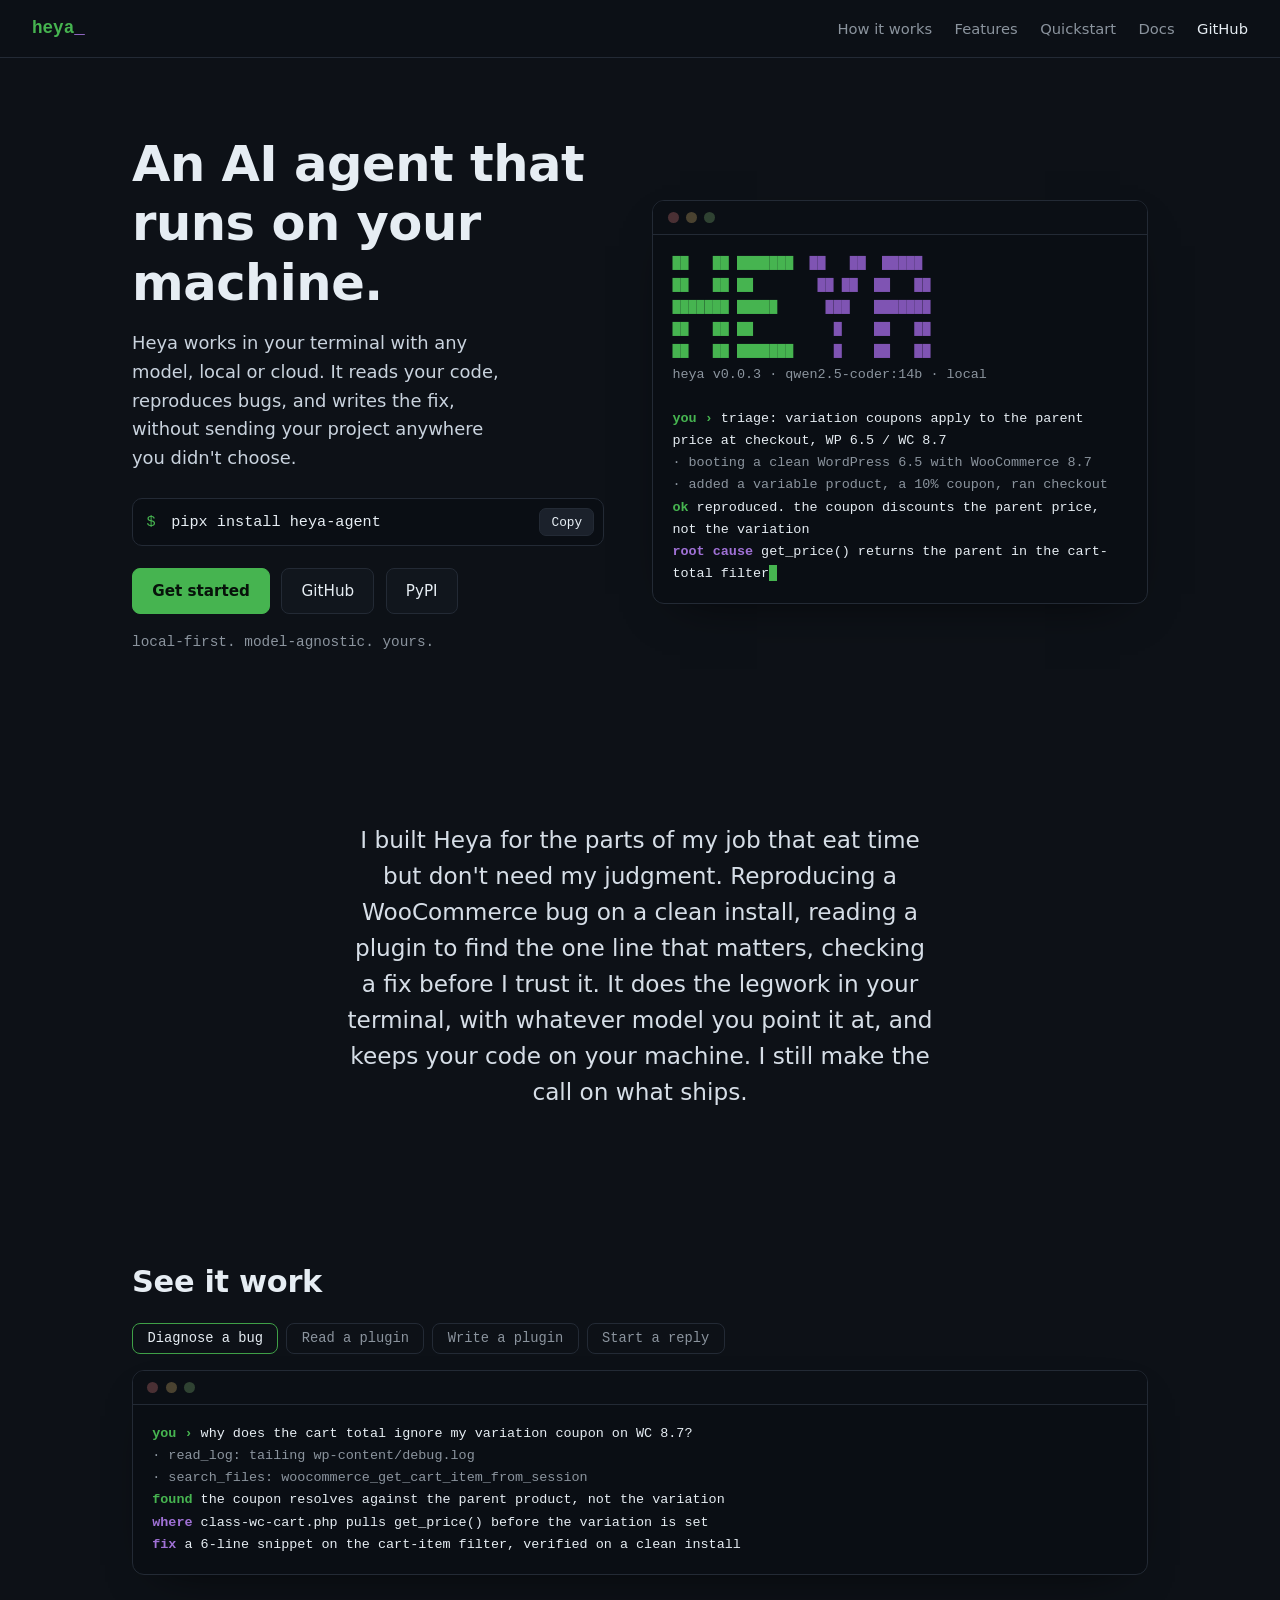
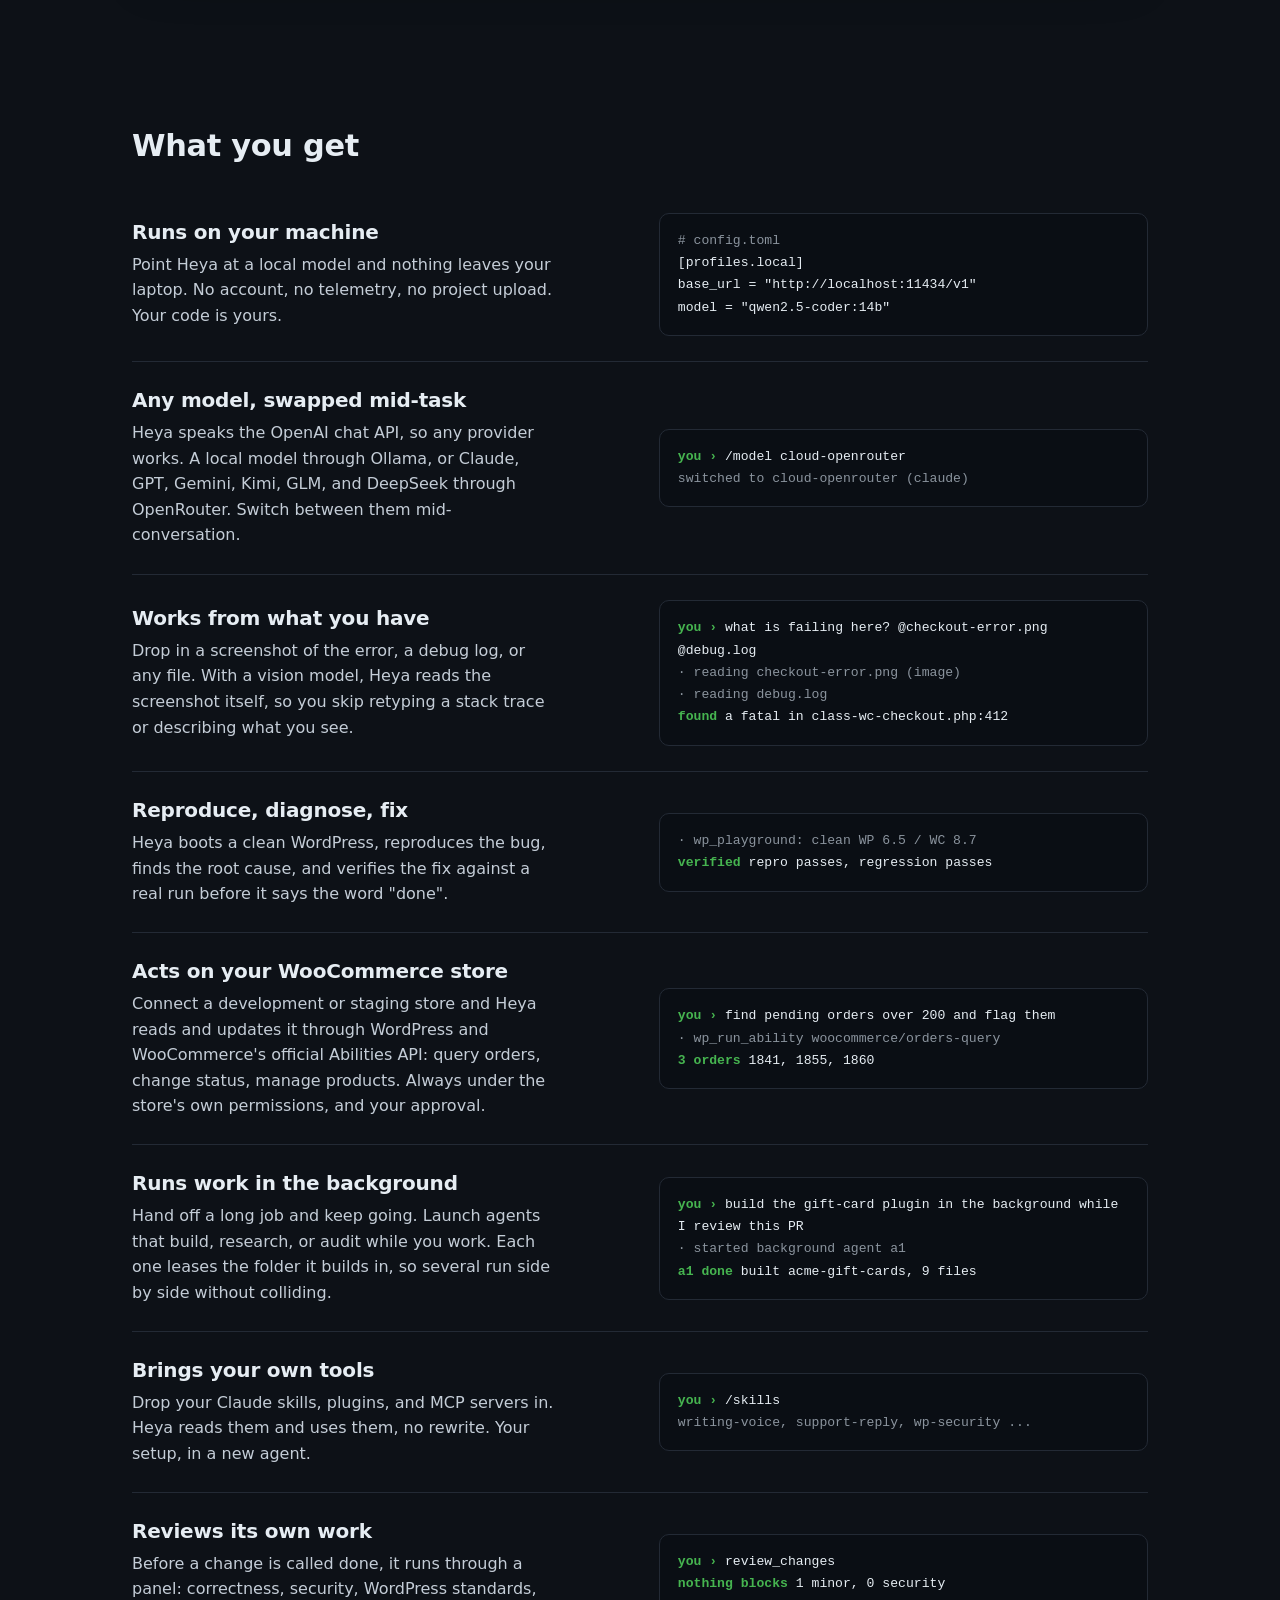
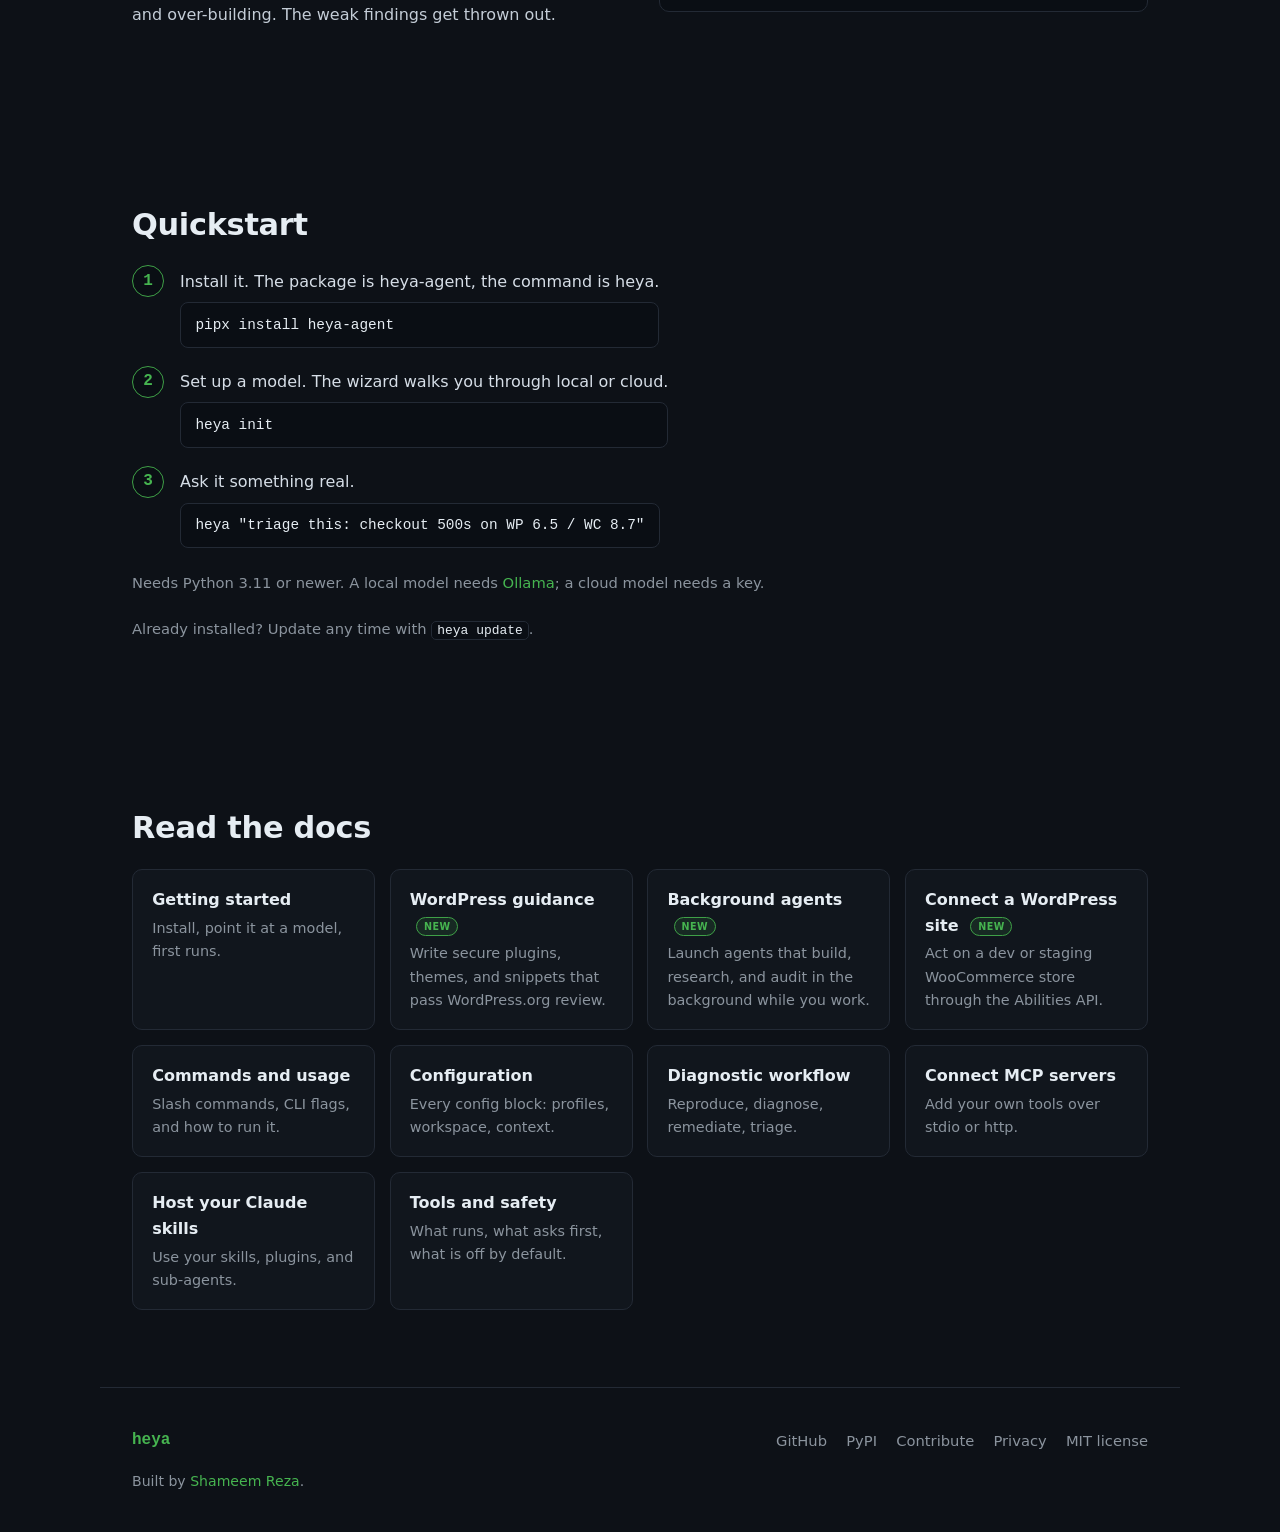
<file: site/index.html>
<!doctype html>
<html lang="en">
<head>
  <meta charset="utf-8">
  <meta name="viewport" content="width=device-width, initial-scale=1">
  <title>Heya: a local-first AI agent for your terminal</title>
  <meta name="description" content="Heya is a local-first, model-agnostic AI agent for your terminal. It reads your code, reproduces bugs, and writes the fix, with any model, on your machine.">
  <link rel="icon" href="assets/favicon.svg" type="image/svg+xml">
  <meta property="og:title" content="Heya: a local-first AI agent for your terminal">
  <meta property="og:description" content="Reads your code, reproduces bugs, and writes the fix. Any model, on your machine.">
  <meta property="og:type" content="website">
  <meta property="og:url" content="https://shameemreza.github.io/heya/">
  <meta property="og:image" content="assets/og.svg">
  <meta name="twitter:card" content="summary_large_image">
  <link rel="stylesheet" href="styles.css">
</head>
<body>
  <header class="topbar">
    <a class="brand" href="#top" aria-label="Heya home">
      <span class="brand-he">heya</span><span class="brand-cursor" aria-hidden="true">_</span>
    </a>
    <nav class="nav" aria-label="Primary">
      <a href="#how">How it works</a>
      <a href="#features">Features</a>
      <a href="#start">Quickstart</a>
      <a href="#docs">Docs</a>
      <a class="nav-ext" href="https://github.com/shameemreza/heya">GitHub</a>
    </nav>
  </header>

  <main id="top">
    <section class="hero">
      <div class="hero-grid">
        <div class="hero-copy">
          <h1>An AI agent that runs on your machine.</h1>
          <p class="lede">
            Heya works in your terminal with any model, local or cloud. It reads
            your code, reproduces bugs, and writes the fix, without sending your
            project anywhere you didn't choose.
          </p>
          <div class="install" data-copy="pipx install heya-agent">
            <code><span class="prompt-sign">$</span> pipx install heya-agent</code>
            <button class="copy-btn" type="button" aria-label="Copy install command">Copy</button>
          </div>
          <div class="cta-row">
            <a class="btn btn-primary" href="#start">Get started</a>
            <a class="btn" href="https://github.com/shameemreza/heya">GitHub</a>
            <a class="btn" href="https://pypi.org/project/heya-agent/">PyPI</a>
          </div>
          <p class="tagline">local-first. model-agnostic. yours.</p>
        </div>

        <div class="terminal" id="hero-term" role="img"
             aria-label="A terminal showing Heya reproduce a WooCommerce checkout bug and find its root cause.">
          <div class="term-bar"><span></span><span></span><span></span></div>
          <pre class="term-body"><span class="t-banner" aria-hidden="true"><span class="he">██   ██ ███████</span>  <span class="ya">██   ██  █████ </span>
<span class="he">██   ██ ██     </span>  <span class="ya"> ██ ██  ██   ██</span>
<span class="he">███████ █████  </span>  <span class="ya">  ███   ███████</span>
<span class="he">██   ██ ██     </span>  <span class="ya">   █    ██   ██</span>
<span class="he">██   ██ ███████</span>  <span class="ya">   █    ██   ██</span></span>
<span class="t-dim">heya v0.0.3 · qwen2.5-coder:14b · local</span>

<span class="t-you">you ›</span> triage: variation coupons apply to the parent price at checkout, WP 6.5 / WC 8.7
<span class="t-dim">· booting a clean WordPress 6.5 with WooCommerce 8.7</span>
<span class="t-dim">· added a variable product, a 10% coupon, ran checkout</span>
<span class="t-ok">ok</span> reproduced. the coupon discounts the parent price, not the variation
<span class="t-key">root cause</span> get_price() returns the parent in the cart-total filter
<span class="t-key">fix</span> hook woocommerce_get_cart_item_from_session and use the variation id</pre>
        </div>
      </div>
    </section>

    <section class="band" id="what">
      <p class="what">
        I built Heya for the parts of my job that eat time but don't need my
        judgment. Reproducing a WooCommerce bug on a clean install, reading a
        plugin to find the one line that matters, checking a fix before I trust
        it. It does the legwork in your terminal, with whatever model you point
        it at, and keeps your code on your machine. I still make the call on what
        ships.
      </p>
    </section>

    <section class="how" id="how">
      <h2>See it work</h2>
      <div class="tabs" role="tablist" aria-label="Examples">
        <button class="tab is-active" role="tab" aria-selected="true" aria-controls="ex-bug" id="tab-bug">Diagnose a bug</button>
        <button class="tab" role="tab" aria-selected="false" aria-controls="ex-plugin" id="tab-plugin">Read a plugin</button>
        <button class="tab" role="tab" aria-selected="false" aria-controls="ex-build" id="tab-build">Write a plugin</button>
        <button class="tab" role="tab" aria-selected="false" aria-controls="ex-reply" id="tab-reply">Start a reply</button>
      </div>

      <div class="terminal panel" id="ex-bug" role="tabpanel" aria-labelledby="tab-bug">
        <div class="term-bar"><span></span><span></span><span></span></div>
        <pre class="term-body"><span class="t-you">you ›</span> why does the cart total ignore my variation coupon on WC 8.7?
<span class="t-dim">· read_log: tailing wp-content/debug.log</span>
<span class="t-dim">· search_files: woocommerce_get_cart_item_from_session</span>
<span class="t-ok">found</span> the coupon resolves against the parent product, not the variation
<span class="t-key">where</span> class-wc-cart.php pulls get_price() before the variation is set
<span class="t-key">fix</span> a 6-line snippet on the cart-item filter, verified on a clean install</pre>
      </div>

      <div class="terminal panel" id="ex-plugin" role="tabpanel" aria-labelledby="tab-plugin">
        <div class="term-bar"><span></span><span></span><span></span></div>
        <pre class="term-body"><span class="t-you">you ›</span> is the acme-bookings plugin safe to run?
<span class="t-dim">· list_files: mapping the project</span>
<span class="t-dim">· acme-bookings/acme-bookings.php is the main file</span>
<span class="t-dim">· review: security, standards, correctness, over-building</span>
<span class="t-warn">issue</span> an unsanitized $_GET['date'] reaches a SQL query in class-calendar.php:88
<span class="t-key">fix</span> sanitize with absint() and run it through $wpdb->prepare()</pre>
      </div>

      <div class="terminal panel" id="ex-build" role="tabpanel" aria-labelledby="tab-build">
        <div class="term-bar"><span></span><span></span><span></span></div>
        <pre class="term-body"><span class="t-you">you ›</span> scaffold a WooCommerce extension: a gift-note field at checkout
<span class="t-dim">· writing gift-note.php with the plugin header</span>
<span class="t-dim">· hooking woocommerce_after_order_notes and the order save</span>
<span class="t-dim">· review: security, standards</span>
<span class="t-warn">caught</span> the field needs sanitize_text_field() and a nonce, the label needs __()
<span class="t-ok">fixed</span> added the guards, escaped on output, made the string translatable</pre>
      </div>

      <div class="terminal panel" id="ex-reply" role="tabpanel" aria-labelledby="tab-reply">
        <div class="term-bar"><span></span><span></span><span></span></div>
        <pre class="term-body"><span class="t-you">you ›</span> give me a first pass: coupons stopped working after the 8.7 update
<span class="t-dim">· checking the WooCommerce 8.7 changelog</span>
<span class="t-dim">· pulling the repro I just ran</span>
<span class="t-key">a starting point, in my voice. I take it from here:</span>

Hi there, thanks for the detail. This lines up with a change in 8.7 in how
coupons apply to variations. Can you confirm the coupon targets the specific
variation, not the parent product?</pre>
      </div>
    </section>

    <section class="features" id="features">
      <h2>What you get</h2>

      <div class="feature">
        <div class="feature-text">
          <h3>Runs on your machine</h3>
          <p>Point Heya at a local model and nothing leaves your laptop. No account, no telemetry, no project upload. Your code is yours.</p>
        </div>
        <pre class="feature-snippet"><span class="t-dim"># config.toml</span>
[profiles.local]
base_url = "http://localhost:11434/v1"
model = "qwen2.5-coder:14b"</pre>
      </div>

      <div class="feature">
        <div class="feature-text">
          <h3>Any model, swapped mid-task</h3>
          <p>Heya speaks the OpenAI chat API, so any provider works. A local model through Ollama, or Claude, GPT, Gemini, Kimi, GLM, and DeepSeek through OpenRouter. Switch between them mid-conversation.</p>
        </div>
        <pre class="feature-snippet"><span class="t-you">you ›</span> /model cloud-openrouter
<span class="t-dim">switched to cloud-openrouter (claude)</span></pre>
      </div>

      <div class="feature">
        <div class="feature-text">
          <h3>Works from what you have</h3>
          <p>Drop in a screenshot of the error, a debug log, or any file. With a vision model, Heya reads the screenshot itself, so you skip retyping a stack trace or describing what you see.</p>
        </div>
        <pre class="feature-snippet"><span class="t-you">you ›</span> what is failing here? @checkout-error.png @debug.log
<span class="t-dim">· reading checkout-error.png (image)</span>
<span class="t-dim">· reading debug.log</span>
<span class="t-ok">found</span> a fatal in class-wc-checkout.php:412</pre>
      </div>

      <div class="feature">
        <div class="feature-text">
          <h3>Reproduce, diagnose, fix</h3>
          <p>Heya boots a clean WordPress, reproduces the bug, finds the root cause, and verifies the fix against a real run before it says the word "done".</p>
        </div>
        <pre class="feature-snippet"><span class="t-dim">· wp_playground: clean WP 6.5 / WC 8.7</span>
<span class="t-ok">verified</span> repro passes, regression passes</pre>
      </div>

      <div class="feature">
        <div class="feature-text">
          <h3>Acts on your WooCommerce store</h3>
          <p>Connect a development or staging store and Heya reads and updates it through WordPress and WooCommerce's official Abilities API: query orders, change status, manage products. Always under the store's own permissions, and your approval.</p>
        </div>
        <pre class="feature-snippet"><span class="t-you">you ›</span> find pending orders over 200 and flag them
<span class="t-dim">· wp_run_ability woocommerce/orders-query</span>
<span class="t-ok">3 orders</span> 1841, 1855, 1860</pre>
      </div>

      <div class="feature">
        <div class="feature-text">
          <h3>Runs work in the background</h3>
          <p>Hand off a long job and keep going. Launch agents that build, research, or audit while you work. Each one leases the folder it builds in, so several run side by side without colliding.</p>
        </div>
        <pre class="feature-snippet"><span class="t-you">you ›</span> build the gift-card plugin in the background while I review this PR
<span class="t-dim">· started background agent a1</span>
<span class="t-ok">a1 done</span> built acme-gift-cards, 9 files</pre>
      </div>

      <div class="feature">
        <div class="feature-text">
          <h3>Brings your own tools</h3>
          <p>Drop your Claude skills, plugins, and MCP servers in. Heya reads them and uses them, no rewrite. Your setup, in a new agent.</p>
        </div>
        <pre class="feature-snippet"><span class="t-you">you ›</span> /skills
<span class="t-dim">writing-voice, support-reply, wp-security ...</span></pre>
      </div>

      <div class="feature">
        <div class="feature-text">
          <h3>Reviews its own work</h3>
          <p>Before a change is called done, it runs through a panel: correctness, security, WordPress standards, and over-building. The weak findings get thrown out.</p>
        </div>
        <pre class="feature-snippet"><span class="t-you">you ›</span> review_changes
<span class="t-ok">nothing blocks</span> 1 minor, 0 security</pre>
      </div>
    </section>

    <section class="start" id="start">
      <h2>Quickstart</h2>
      <ol class="steps">
        <li>
          <span class="step-n">1</span>
          <div>
            <p>Install it. The package is heya-agent, the command is heya.</p>
            <pre class="step-code">pipx install heya-agent</pre>
          </div>
        </li>
        <li>
          <span class="step-n">2</span>
          <div>
            <p>Set up a model. The wizard walks you through local or cloud.</p>
            <pre class="step-code">heya init</pre>
          </div>
        </li>
        <li>
          <span class="step-n">3</span>
          <div>
            <p>Ask it something real.</p>
            <pre class="step-code">heya "triage this: checkout 500s on WP 6.5 / WC 8.7"</pre>
          </div>
        </li>
      </ol>
      <p class="needs">Needs Python 3.11 or newer. A local model needs <a href="https://ollama.com">Ollama</a>; a cloud model needs a key.</p>
      <p class="needs">Already installed? Update any time with <code>heya update</code>.</p>
    </section>

    <section class="docs" id="docs">
      <h2>Read the docs</h2>
      <div class="doc-grid">
        <a class="doc" href="docs/getting-started.html">
          <span class="doc-t">Getting started</span>
          <span class="doc-d">Install, point it at a model, first runs.</span>
        </a>
        <a class="doc" href="docs/wordpress-guidance.html">
          <span class="doc-t">WordPress guidance <span class="doc-new">New</span></span>
          <span class="doc-d">Write secure plugins, themes, and snippets that pass WordPress.org review.</span>
        </a>
        <a class="doc" href="docs/background-agents.html">
          <span class="doc-t">Background agents <span class="doc-new">New</span></span>
          <span class="doc-d">Launch agents that build, research, and audit in the background while you work.</span>
        </a>
        <a class="doc" href="docs/wordpress-sites.html">
          <span class="doc-t">Connect a WordPress site <span class="doc-new">New</span></span>
          <span class="doc-d">Act on a dev or staging WooCommerce store through the Abilities API.</span>
        </a>
        <a class="doc" href="docs/commands.html">
          <span class="doc-t">Commands and usage</span>
          <span class="doc-d">Slash commands, CLI flags, and how to run it.</span>
        </a>
        <a class="doc" href="docs/configuration.html">
          <span class="doc-t">Configuration</span>
          <span class="doc-d">Every config block: profiles, workspace, context.</span>
        </a>
        <a class="doc" href="docs/diagnostic-workflow.html">
          <span class="doc-t">Diagnostic workflow</span>
          <span class="doc-d">Reproduce, diagnose, remediate, triage.</span>
        </a>
        <a class="doc" href="docs/mcp.html">
          <span class="doc-t">Connect MCP servers</span>
          <span class="doc-d">Add your own tools over stdio or http.</span>
        </a>
        <a class="doc" href="docs/hosting-claude-ecosystem.html">
          <span class="doc-t">Host your Claude skills</span>
          <span class="doc-d">Use your skills, plugins, and sub-agents.</span>
        </a>
        <a class="doc" href="docs/tools-and-safety.html">
          <span class="doc-t">Tools and safety</span>
          <span class="doc-d">What runs, what asks first, what is off by default.</span>
        </a>
      </div>
    </section>
  </main>

  <footer class="footer">
    <div class="foot-row">
      <span class="foot-brand">heya</span>
      <nav class="foot-nav" aria-label="Footer">
        <a href="https://github.com/shameemreza/heya">GitHub</a>
        <a href="https://pypi.org/project/heya-agent/">PyPI</a>
        <a href="https://github.com/shameemreza/heya/blob/main/CONTRIBUTING.md">Contribute</a>
        <a href="privacy.html">Privacy</a>
        <a href="https://github.com/shameemreza/heya/blob/main/LICENSE">MIT license</a>
      </nav>
    </div>
    <p class="foot-by">Built by <a href="https://shameemreza.com">Shameem Reza</a>.</p>
  </footer>

  <script src="app.js" defer></script>
</body>
</html>
</file>
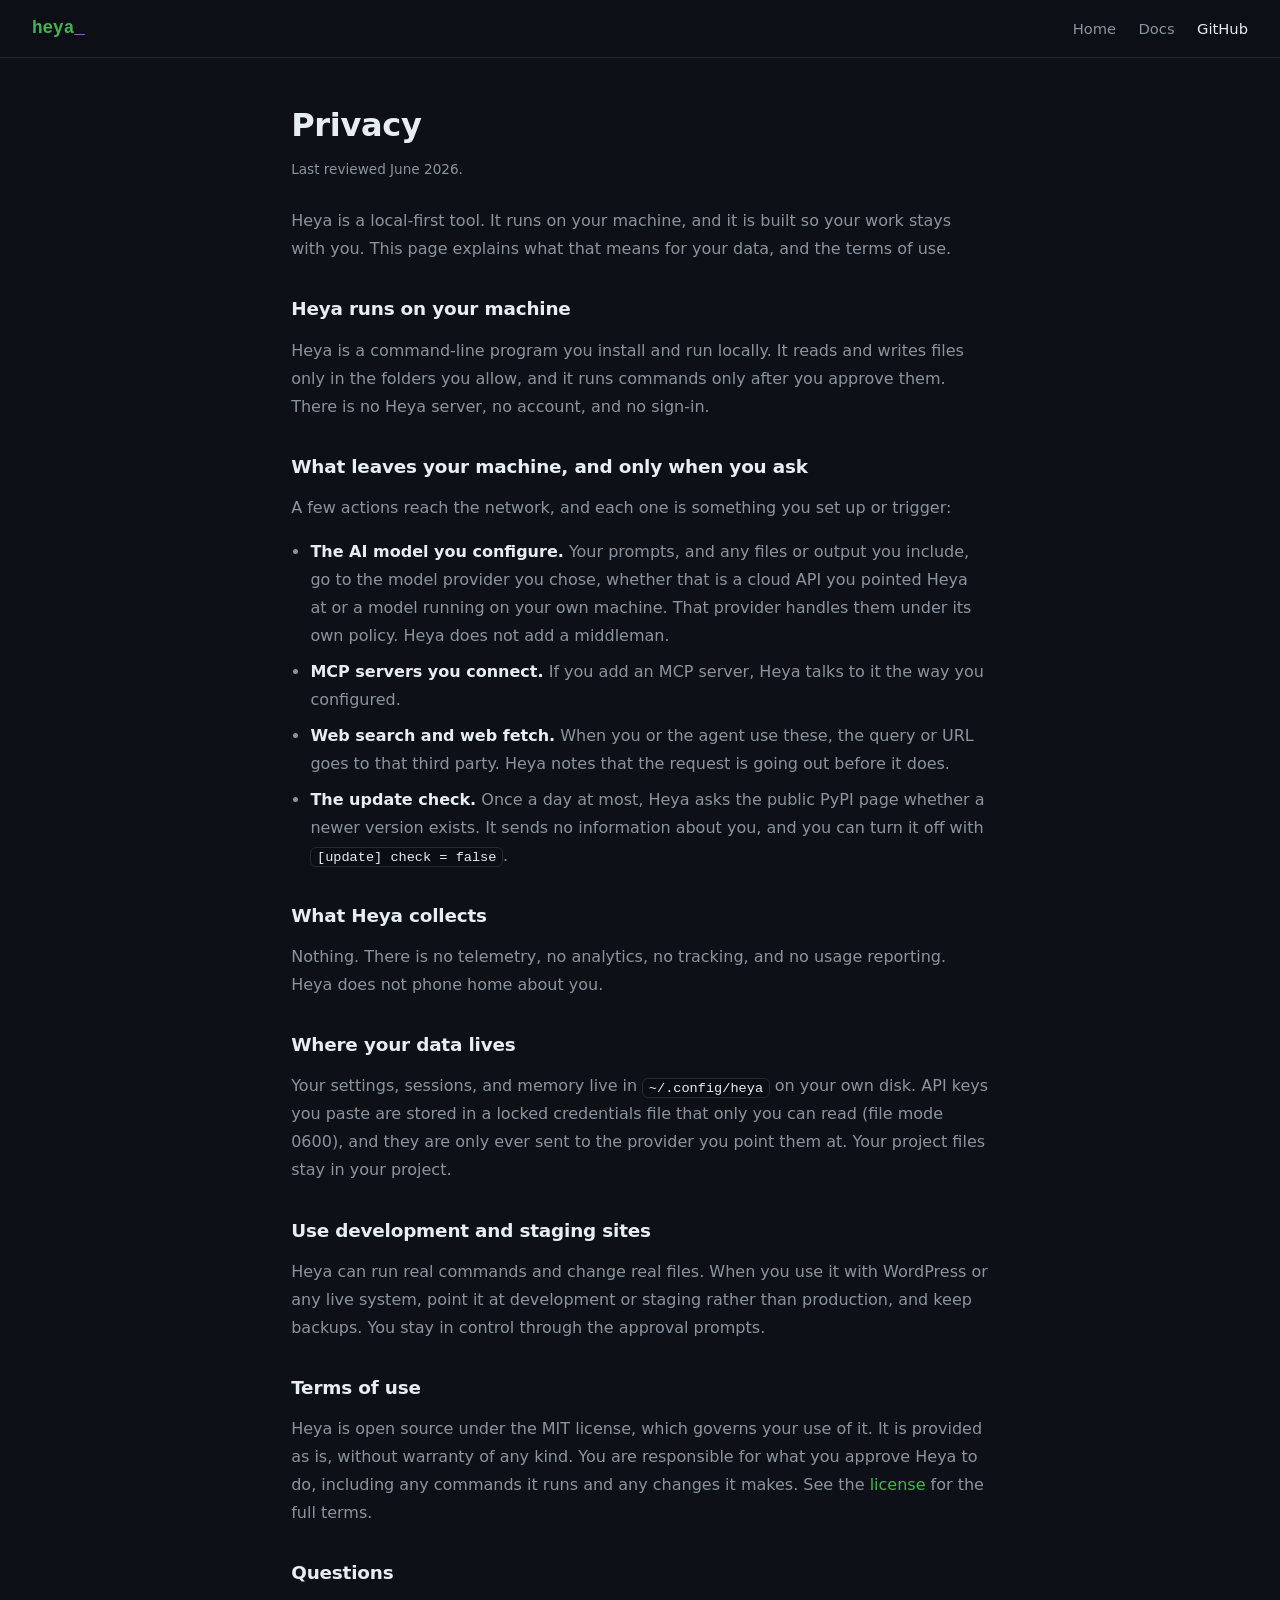
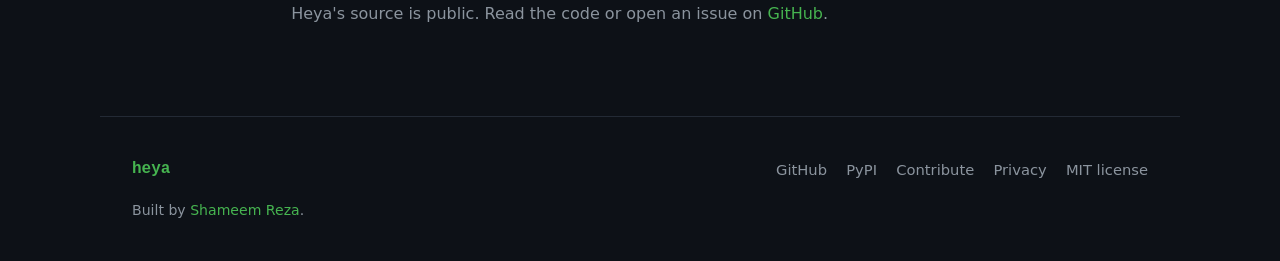
<file: site/privacy.html>
<!doctype html>
<html lang="en">
<head>
  <meta charset="utf-8">
  <meta name="viewport" content="width=device-width, initial-scale=1">
  <title>Privacy - Heya</title>
  <meta name="description" content="How Heya handles your data: local-first, no telemetry, nothing phones home, plus the terms of use.">
  <link rel="icon" href="assets/favicon.svg" type="image/svg+xml">
  <link rel="stylesheet" href="styles.css">
</head>
<body>
  <header class="topbar">
    <a class="brand" href="index.html" aria-label="Heya home">
      <span class="brand-he">heya</span><span class="brand-cursor" aria-hidden="true">_</span>
    </a>
    <nav class="nav" aria-label="Primary">
      <a href="index.html">Home</a>
      <a href="docs/index.html">Docs</a>
      <a class="nav-ext" href="https://github.com/shameemreza/heya">GitHub</a>
    </nav>
  </header>

  <main>
    <article class="legal">
      <h1>Privacy</h1>
      <p class="updated">Last reviewed June 2026.</p>

      <p>Heya is a local-first tool. It runs on your machine, and it is built so your
      work stays with you. This page explains what that means for your data, and the
      terms of use.</p>

      <h2>Heya runs on your machine</h2>
      <p>Heya is a command-line program you install and run locally. It reads and writes
      files only in the folders you allow, and it runs commands only after you approve
      them. There is no Heya server, no account, and no sign-in.</p>

      <h2>What leaves your machine, and only when you ask</h2>
      <p>A few actions reach the network, and each one is something you set up or
      trigger:</p>
      <ul>
        <li><strong>The AI model you configure.</strong> Your prompts, and any files or
        output you include, go to the model provider you chose, whether that is a cloud
        API you pointed Heya at or a model running on your own machine. That provider
        handles them under its own policy. Heya does not add a middleman.</li>
        <li><strong>MCP servers you connect.</strong> If you add an MCP server, Heya
        talks to it the way you configured.</li>
        <li><strong>Web search and web fetch.</strong> When you or the agent use these,
        the query or URL goes to that third party. Heya notes that the request is going
        out before it does.</li>
        <li><strong>The update check.</strong> Once a day at most, Heya asks the public
        PyPI page whether a newer version exists. It sends no information about you, and
        you can turn it off with <code>[update] check = false</code>.</li>
      </ul>

      <h2>What Heya collects</h2>
      <p>Nothing. There is no telemetry, no analytics, no tracking, and no usage
      reporting. Heya does not phone home about you.</p>

      <h2>Where your data lives</h2>
      <p>Your settings, sessions, and memory live in <code>~/.config/heya</code> on your
      own disk. API keys you paste are stored in a locked credentials file that only you
      can read (file mode 0600), and they are only ever sent to the provider you point
      them at. Your project files stay in your project.</p>

      <h2>Use development and staging sites</h2>
      <p>Heya can run real commands and change real files. When you use it with
      WordPress or any live system, point it at development or staging rather than
      production, and keep backups. You stay in control through the approval prompts.</p>

      <h2>Terms of use</h2>
      <p>Heya is open source under the MIT license, which governs your use of it. It is
      provided as is, without warranty of any kind. You are responsible for what you
      approve Heya to do, including any commands it runs and any changes it makes. See
      the <a href="https://github.com/shameemreza/heya/blob/main/LICENSE">license</a>
      for the full terms.</p>

      <h2>Questions</h2>
      <p>Heya's source is public. Read the code or open an issue on
      <a href="https://github.com/shameemreza/heya">GitHub</a>.</p>
    </article>
  </main>

  <footer class="footer">
    <div class="foot-row">
      <span class="foot-brand">heya</span>
      <nav class="foot-nav" aria-label="Footer">
        <a href="https://github.com/shameemreza/heya">GitHub</a>
        <a href="https://pypi.org/project/heya-agent/">PyPI</a>
        <a href="https://github.com/shameemreza/heya/blob/main/CONTRIBUTING.md">Contribute</a>
        <a href="privacy.html">Privacy</a>
        <a href="https://github.com/shameemreza/heya/blob/main/LICENSE">MIT license</a>
      </nav>
    </div>
    <p class="foot-by">Built by <a href="https://shameemreza.com">Shameem Reza</a>.</p>
  </footer>
</body>
</html>
</file>
<file: site/styles.css>
:root {
  --bg: #0d1117;
  --bg-soft: #11161d;
  --panel: #0a0e14;
  --border: #232a35;
  --text: #e6edf3;
  --dim: #8b949e;
  --green: #46b450;
  --green-soft: #3fa047;
  --purple: #a071d6;
  --purple-deep: #7f54b3;
  --amber: #e3b341;
  --radius: 10px;
  --mono: "JetBrains Mono", ui-monospace, "SF Mono", Menlo, Consolas, monospace;
  --sans: ui-sans-serif, system-ui, -apple-system, "Segoe UI", Roboto, Helvetica, Arial, sans-serif;
  --maxw: 1080px;
}

* { box-sizing: border-box; }

html { scroll-behavior: smooth; }

body {
  margin: 0;
  background: var(--bg);
  color: var(--text);
  font-family: var(--sans);
  line-height: 1.6;
  -webkit-font-smoothing: antialiased;
}

a { color: var(--text); text-decoration: none; }
a:hover { color: #fff; }

h1, h2, h3 { line-height: 1.2; letter-spacing: -0.01em; }

/* Topbar */
.topbar {
  position: sticky; top: 0; z-index: 10;
  display: flex; align-items: center; justify-content: space-between;
  gap: 1rem;
  padding: 0.9rem clamp(1rem, 4vw, 2rem);
  background: rgba(13, 17, 23, 0.85);
  backdrop-filter: blur(6px);
  border-bottom: 1px solid var(--border);
}
.brand { font-family: var(--mono); font-weight: 700; font-size: 1.1rem; }
.brand-he { color: var(--green); }
.brand-cursor { color: var(--purple); animation: softblink 1.1s ease-in-out infinite; }
@keyframes softblink { 0%, 100% { opacity: 1; } 50% { opacity: 0.25; } }
.nav { display: flex; gap: clamp(0.6rem, 2vw, 1.4rem); align-items: center; }
.nav a { color: var(--dim); font-size: 0.92rem; }
.nav a:hover { color: var(--text); }
.nav-ext { color: var(--text) !important; }

/* Layout */
main { display: block; }
section { padding: clamp(2.5rem, 6vw, 5rem) clamp(1rem, 4vw, 2rem); }
.hero, .band, .how, .features, .start, .docs { max-width: var(--maxw); margin: 0 auto; }

/* Hero */
.hero-grid {
  display: grid; grid-template-columns: 1fr 1.05fr; gap: clamp(1.5rem, 4vw, 3rem);
  align-items: center;
}
.hero h1 { font-size: clamp(2rem, 4.5vw, 3.1rem); margin: 0 0 1rem; }
.lede { font-size: clamp(1.02rem, 1.4vw, 1.18rem); color: #c9d3de; margin: 0 0 1.6rem; max-width: 34ch; }
.install {
  display: flex; align-items: center; gap: 0.5rem;
  background: var(--panel); border: 1px solid var(--border); border-radius: var(--radius);
  padding: 0.55rem 0.55rem 0.55rem 0.85rem; max-width: 30rem;
}
.install code { font-family: var(--mono); font-size: 0.95rem; color: var(--text); flex: 1; white-space: nowrap; overflow-x: auto; }
.prompt-sign { color: var(--green); margin-right: 0.4rem; }
.copy-btn {
  font-family: var(--mono); font-size: 0.8rem; color: var(--text);
  background: #1b212b; border: 1px solid var(--border); border-radius: 7px;
  padding: 0.35rem 0.7rem; cursor: pointer; transition: background 0.15s;
}
.copy-btn:hover { background: #232b37; }
.copy-btn.copied { color: var(--green); border-color: var(--green-soft); }
.cta-row { display: flex; flex-wrap: wrap; gap: 0.7rem; margin: 1.4rem 0 0.6rem; }
.btn {
  font-size: 0.95rem; padding: 0.6rem 1.2rem; border-radius: 8px;
  border: 1px solid var(--border); background: var(--bg-soft); transition: border-color 0.15s, background 0.15s;
}
.btn:hover { border-color: #39424f; }
.btn-primary { background: var(--green); color: #07120a; border-color: var(--green); font-weight: 600; }
.btn-primary:hover { background: #54c25e; color: #07120a; }
.tagline { font-family: var(--mono); color: var(--dim); font-size: 0.9rem; margin-top: 1.1rem; }

/* Terminal */
.terminal {
  background: var(--panel); border: 1px solid var(--border); border-radius: 12px;
  overflow: hidden; box-shadow: 0 18px 50px -28px rgba(0,0,0,0.8);
}
.term-bar { display: flex; gap: 0.45rem; padding: 0.7rem 0.9rem; border-bottom: 1px solid var(--border); background: #0b0f15; }
.term-bar span { width: 11px; height: 11px; border-radius: 50%; background: #2a3340; }
.term-bar span:first-child { background: #4a3034; }
.term-bar span:nth-child(2) { background: #4a4230; }
.term-bar span:nth-child(3) { background: #2f4232; }
.term-body {
  margin: 0; padding: 1.1rem 1.2rem; font-family: var(--mono);
  font-size: clamp(0.72rem, 1.05vw, 0.86rem); line-height: 1.65;
  color: var(--text); white-space: pre-wrap; word-break: break-word; min-height: 1ch;
}
.t-banner .he { color: var(--green); }
.t-banner .ya { color: var(--purple-deep); }
.t-dim { color: var(--dim); }
.t-you { color: var(--green); font-weight: 600; }
.t-ok { color: var(--green); font-weight: 600; }
.t-warn { color: var(--amber); font-weight: 600; }
.t-key { color: var(--purple); font-weight: 600; }
.term-cursor { display: inline-block; width: 0.5rem; height: 1rem; background: var(--green); vertical-align: text-bottom; animation: blink 1s steps(1) infinite; }
@keyframes blink { 50% { opacity: 0; } }

/* What it is */
.band { text-align: center; }
.what { font-size: clamp(1.1rem, 2vw, 1.45rem); line-height: 1.55; max-width: 40ch; margin: 0 auto; color: #d6dee7; }

/* How it works */
.how h2, .features h2, .start h2, .docs h2 { font-size: clamp(1.4rem, 2.6vw, 1.9rem); margin: 0 0 1.4rem; }
.tabs { display: flex; gap: 0.5rem; margin-bottom: 1rem; flex-wrap: wrap; }
.tab {
  font-family: var(--mono); font-size: 0.86rem; color: var(--dim);
  background: transparent; border: 1px solid var(--border); border-radius: 8px;
  padding: 0.45rem 0.9rem; cursor: pointer; transition: color 0.15s, border-color 0.15s;
}
.tab:hover { color: var(--text); }
.tab.is-active { color: var(--text); border-color: var(--green-soft); }
.panel.is-hidden { display: none; }

/* Features */
.feature {
  display: grid; grid-template-columns: 1fr 1fr; gap: clamp(1rem, 3vw, 2.5rem);
  align-items: center; padding: 1.6rem 0; border-top: 1px solid var(--border);
}
.feature:first-of-type { border-top: none; }
.feature h3 { font-size: 1.25rem; margin: 0 0 0.5rem; }
.feature-text p { color: #c4cdd7; margin: 0; max-width: 42ch; }
.feature-snippet {
  margin: 0; font-family: var(--mono); font-size: 0.82rem; line-height: 1.7;
  background: var(--panel); border: 1px solid var(--border); border-radius: var(--radius);
  padding: 1rem 1.1rem; white-space: pre-wrap; word-break: break-word;
}
.feature:nth-child(odd) .feature-snippet { order: 1; }

/* Quickstart */
.steps { list-style: none; margin: 0; padding: 0; display: grid; gap: 1.1rem; max-width: 46rem; }
.steps li { display: flex; gap: 1rem; align-items: flex-start; }
.step-n {
  flex: none; width: 2rem; height: 2rem; border-radius: 50%;
  display: grid; place-items: center; font-family: var(--mono); font-weight: 700;
  background: var(--panel); border: 1px solid var(--green-soft); color: var(--green);
}
.steps p { margin: 0.2rem 0 0.5rem; color: #d6dee7; }
.step-code {
  margin: 0; font-family: var(--mono); font-size: 0.9rem;
  background: var(--panel); border: 1px solid var(--border); border-radius: 8px;
  padding: 0.65rem 0.9rem; overflow-x: auto;
}
.needs { color: var(--dim); font-size: 0.92rem; margin-top: 1.4rem; }
.needs a { color: var(--green); }
.needs code, .start code {
  font-family: var(--mono); font-size: 0.88em; color: var(--text);
  background: var(--panel); border: 1px solid var(--border);
  border-radius: 5px; padding: 0.08rem 0.32rem;
}

/* Docs */
.doc-grid { display: grid; grid-template-columns: repeat(auto-fit, minmax(15rem, 1fr)); gap: 0.9rem; }
.doc {
  display: block; padding: 1.1rem 1.2rem; border: 1px solid var(--border); border-radius: var(--radius);
  background: var(--bg-soft); transition: border-color 0.15s, transform 0.15s;
}
.doc:hover { border-color: var(--green-soft); transform: translateY(-2px); }
.doc-t { display: block; font-weight: 600; margin-bottom: 0.25rem; }
.doc-d { display: block; color: var(--dim); font-size: 0.9rem; }
.doc-new {
  display: inline-block; margin-left: 0.4rem; vertical-align: middle;
  font-size: 0.6rem; font-weight: 700; letter-spacing: 0.05em; text-transform: uppercase;
  color: var(--green); background: rgba(70, 180, 80, 0.12);
  border: 1px solid var(--green-soft); border-radius: 999px; padding: 0.07rem 0.42rem;
}

/* Legal pages (privacy, terms) */
.legal { max-width: 46rem; margin: 0 auto; padding: 3rem 1.2rem 4.5rem; }
.legal h1 { font-size: 2rem; margin: 0 0 0.3rem; }
.legal h2 { font-size: 1.15rem; margin: 2.2rem 0 0.6rem; color: var(--text); }
.legal p, .legal li { color: var(--dim); line-height: 1.75; }
.legal strong { color: var(--text); }
.legal a { color: var(--green); }
.legal a:hover { color: #fff; }
.legal .updated { font-size: 0.85rem; margin-bottom: 1.6rem; }
.legal ul { padding-left: 1.2rem; }
.legal li { margin-bottom: 0.5rem; }
.legal code {
  font-family: var(--mono); font-size: 0.85em; color: var(--text);
  background: var(--panel); border: 1px solid var(--border); border-radius: 6px;
  padding: 0.1rem 0.35rem;
}

/* Footer */
.footer { max-width: var(--maxw); margin: 0 auto; padding: 2.5rem clamp(1rem, 4vw, 2rem); border-top: 1px solid var(--border); }
.foot-row { display: flex; align-items: center; justify-content: space-between; gap: 1rem; flex-wrap: wrap; }
.foot-brand { font-family: var(--mono); font-weight: 700; color: var(--green); }
.foot-nav { display: flex; gap: 1.2rem; }
.foot-nav a { color: var(--dim); font-size: 0.92rem; }
.foot-nav a:hover { color: var(--text); }
.foot-by { color: var(--dim); font-size: 0.88rem; margin: 1rem 0 0; }
.foot-by a { color: var(--green); }
.foot-by a:hover { color: #54c25e; text-decoration: underline; }

/* Responsive */
@media (max-width: 820px) {
  .hero-grid { grid-template-columns: 1fr; }
  .feature { grid-template-columns: 1fr; }
  .feature:nth-child(odd) .feature-snippet { order: 0; }
  .nav a:not(.nav-ext) { display: none; }
}

@media (prefers-reduced-motion: reduce) {
  html { scroll-behavior: auto; }
  .term-cursor, .brand-cursor { animation: none; }
  * { transition: none !important; }
}
</file>
